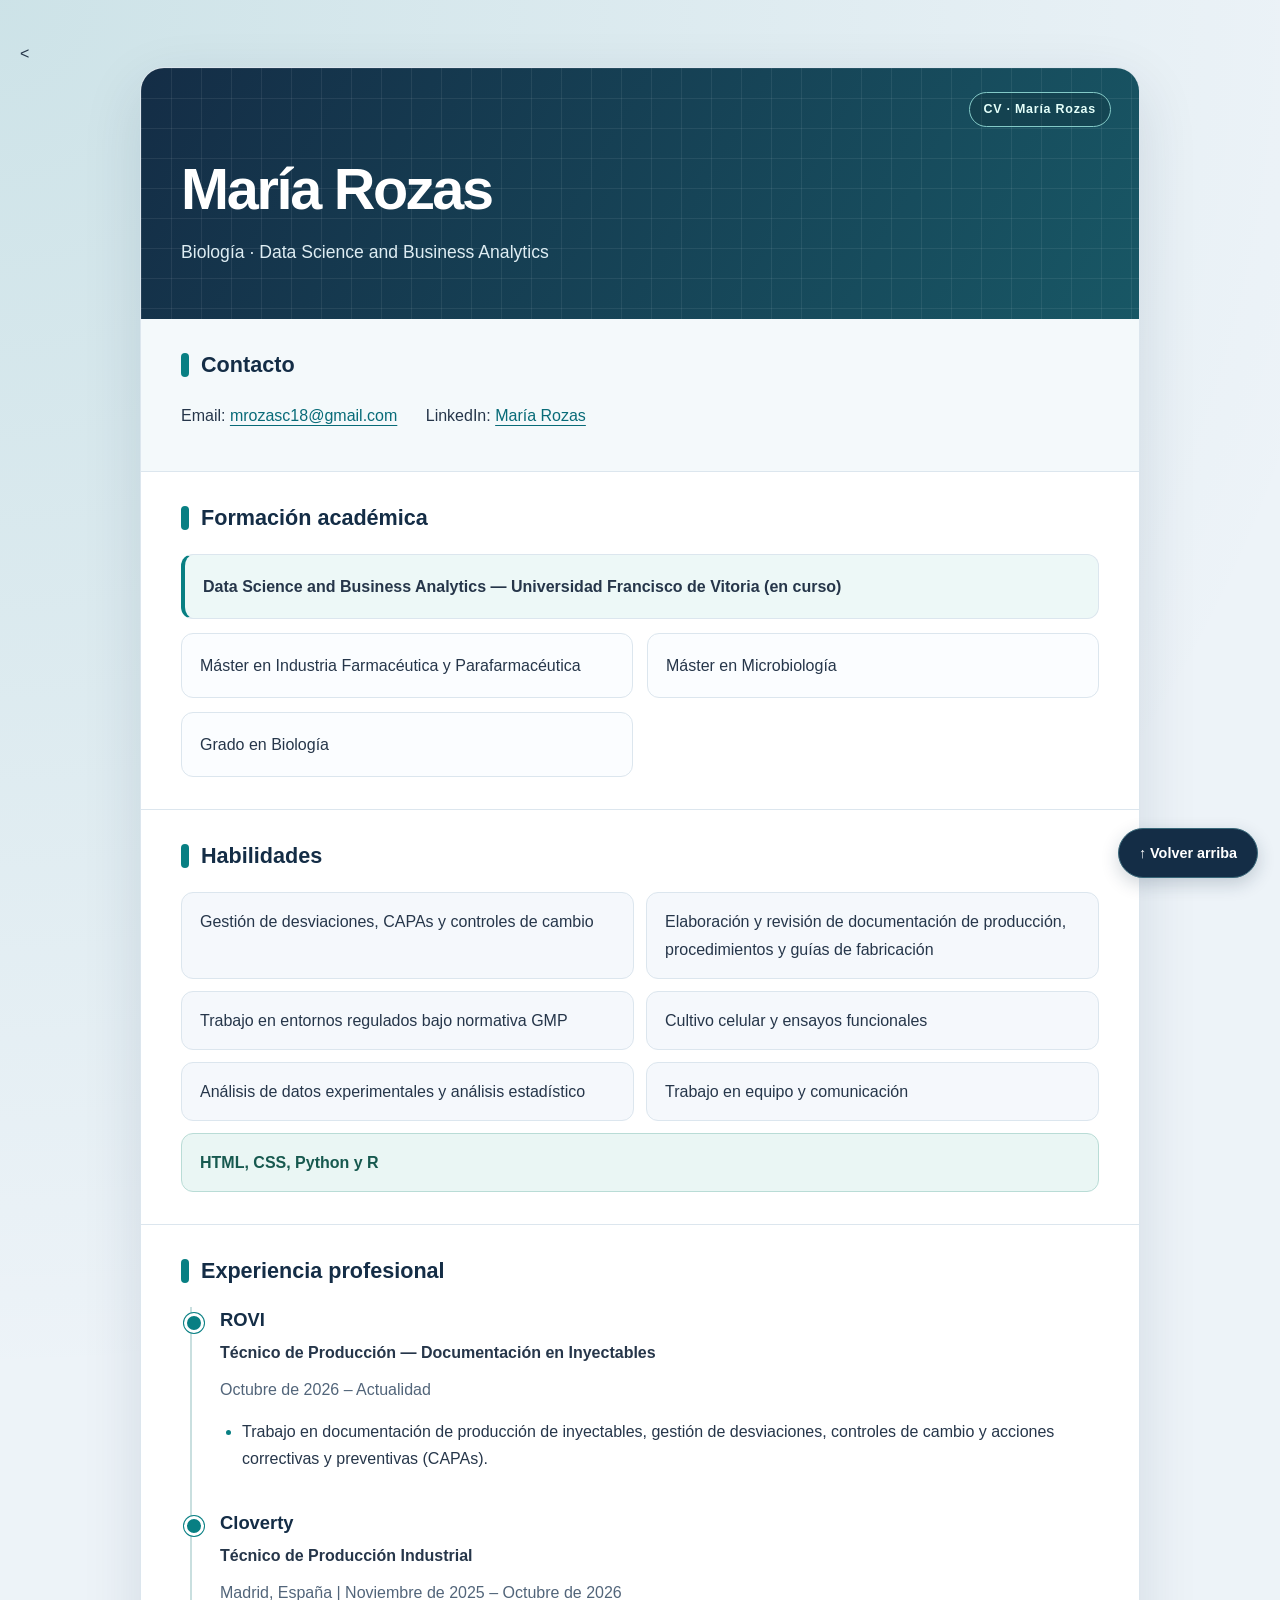
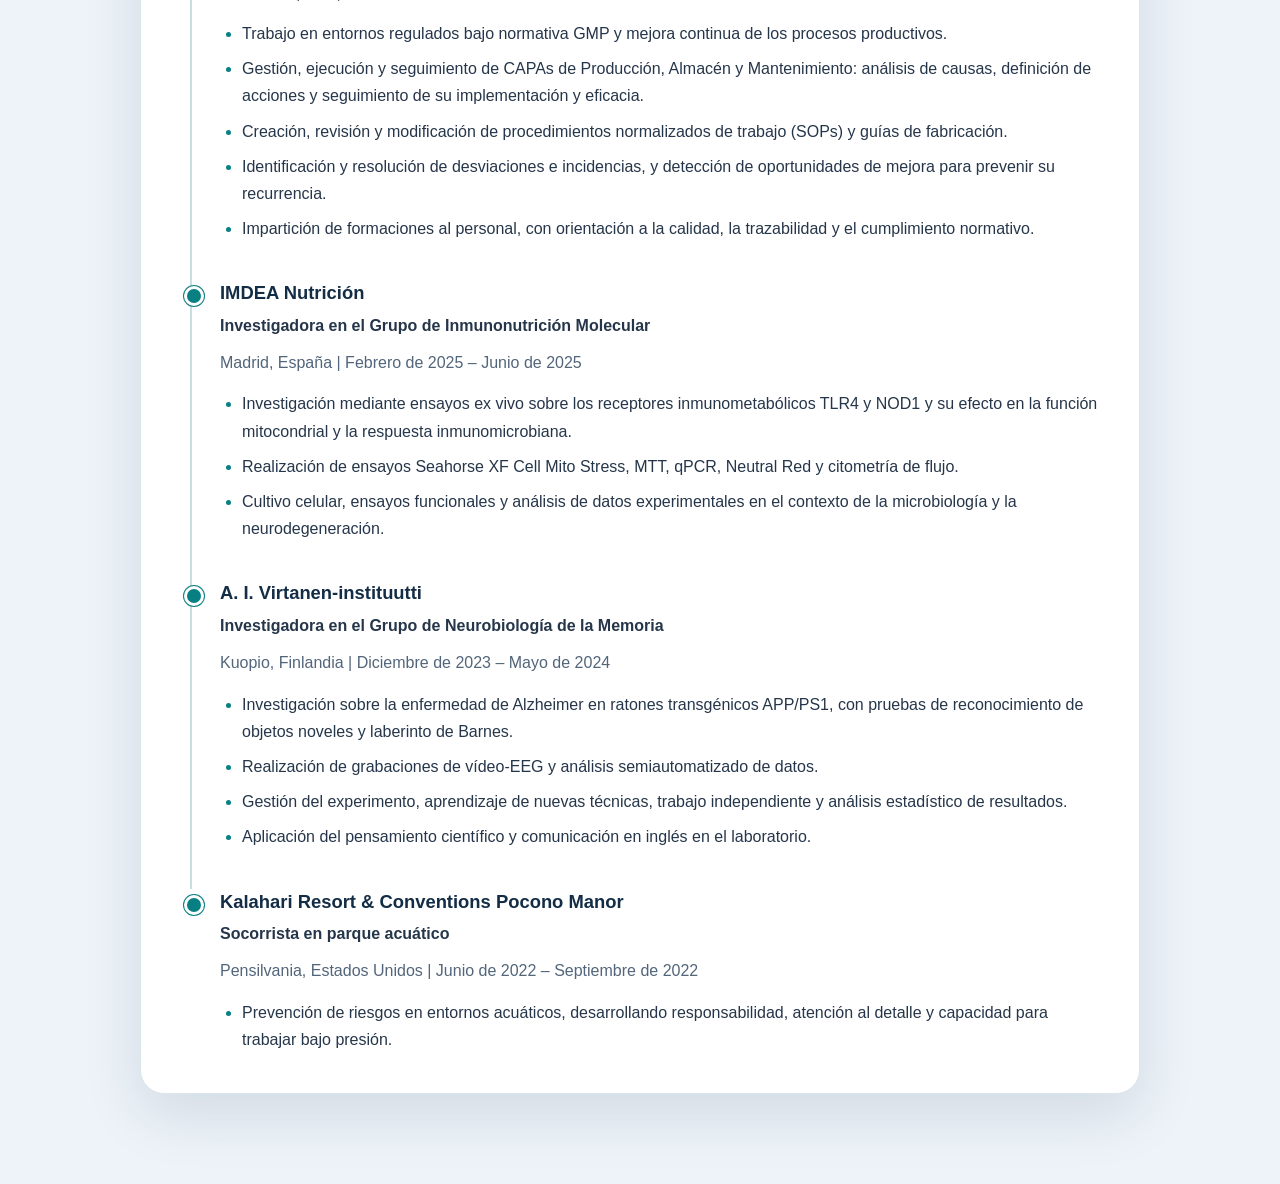
<file: project_personal_CV/index.html>
<<!<!DOCTYPE html>
    <html lang="es">

    <head>
        <meta charset="UTF-8">
        <meta name="viewport" content="width=device-width, initial-scale=1.0">

        <!-- Estilos del CV -->
        <link rel="stylesheet" href="styles-modified.css">

        <title>CV de María Rozas</title>
    </head>

    <body>
        <div id="cv">

            <!-- Cabecera e insignia -->
            <header id="inicio">
                <span class="insignia">CV · María Rozas</span>
                <h1>María Rozas</h1>
                <p>Biología · Data Science and Business Analytics</p>
            </header>

            <!-- Datos de contacto -->
            <section id="contact">
                <h2>Contacto</h2>
                <p>
                    Email:
                    <a href="mailto:mrozasc18@gmail.com">
                        mrozasc18@gmail.com
                    </a>
                </p>
                <p>
                    LinkedIn:
                    <a href="https://www.linkedin.com/in/mrozascasero">
                        María Rozas
                    </a>
                </p>
            </section>

            <!-- Formación académica -->
            <section id="education">
                <h2>Formación académica</h2>
                <ul>
                    <li>
                        Data Science and Business Analytics —
                        Universidad Francisco de Vitoria (en curso)
                    </li>
                    <li>Máster en Industria Farmacéutica y Parafarmacéutica</li>
                    <li>Máster en Microbiología</li>
                    <li>Grado en Biología</li>
                </ul>
            </section>

            <!-- Habilidades -->
            <section id="skills">
                <h2>Habilidades</h2>
                <ul>
                    <li>Gestión de desviaciones, CAPAs y controles de cambio</li>
                    <li>
                        Elaboración y revisión de documentación de producción,
                        procedimientos y guías de fabricación
                    </li>
                    <li>Trabajo en entornos regulados bajo normativa GMP</li>
                    <li>Cultivo celular y ensayos funcionales</li>
                    <li>Análisis de datos experimentales y análisis estadístico</li>
                    <li>Trabajo en equipo y comunicación</li>
                    <li>HTML, CSS, Python y R</li>
                </ul>
            </section>

            <!-- Experiencia profesional -->
            <section id="experience">
                <h2>Experiencia profesional</h2>

                <article>
                    <h3>ROVI</h3>
                    <p>
                        <strong>
                            Técnico de Producción — Documentación en Inyectables
                        </strong>
                    </p>
                    <p>Octubre de 2026 – Actualidad</p>
                    <ul>
                        <li>
                            Trabajo en documentación de producción de inyectables,
                            gestión de desviaciones, controles de cambio y acciones
                            correctivas y preventivas (CAPAs).
                        </li>
                    </ul>
                </article>

                <article>
                    <h3>Cloverty</h3>
                    <p><strong>Técnico de Producción Industrial</strong></p>
                    <p>Madrid, España | Noviembre de 2025 – Octubre de 2026</p>
                    <ul>
                        <li>
                            Trabajo en entornos regulados bajo normativa GMP
                            y mejora continua de los procesos productivos.
                        </li>
                        <li>
                            Gestión, ejecución y seguimiento de CAPAs de Producción,
                            Almacén y Mantenimiento: análisis de causas, definición
                            de acciones y seguimiento de su implementación y eficacia.
                        </li>
                        <li>
                            Creación, revisión y modificación de procedimientos
                            normalizados de trabajo (SOPs) y guías de fabricación.
                        </li>
                        <li>
                            Identificación y resolución de desviaciones e incidencias,
                            y detección de oportunidades de mejora para prevenir
                            su recurrencia.
                        </li>
                        <li>
                            Impartición de formaciones al personal, con orientación
                            a la calidad, la trazabilidad y el cumplimiento normativo.
                        </li>
                    </ul>
                </article>

                <article>
                    <h3>IMDEA Nutrición</h3>
                    <p>
                        <strong>
                            Investigadora en el Grupo de Inmunonutrición Molecular
                        </strong>
                    </p>
                    <p>Madrid, España | Febrero de 2025 – Junio de 2025</p>
                    <ul>
                        <li>
                            Investigación mediante ensayos ex vivo sobre los
                            receptores inmunometabólicos TLR4 y NOD1 y su efecto
                            en la función mitocondrial y la respuesta
                            inmunomicrobiana.
                        </li>
                        <li>
                            Realización de ensayos Seahorse XF Cell Mito Stress,
                            MTT, qPCR, Neutral Red y citometría de flujo.
                        </li>
                        <li>
                            Cultivo celular, ensayos funcionales y análisis de datos
                            experimentales en el contexto de la microbiología
                            y la neurodegeneración.
                        </li>
                    </ul>
                </article>

                <article>
                    <h3>A. I. Virtanen-instituutti</h3>
                    <p>
                        <strong>
                            Investigadora en el Grupo de Neurobiología de la Memoria
                        </strong>
                    </p>
                    <p>Kuopio, Finlandia | Diciembre de 2023 – Mayo de 2024</p>
                    <ul>
                        <li>
                            Investigación sobre la enfermedad de Alzheimer en
                            ratones transgénicos APP/PS1, con pruebas de
                            reconocimiento de objetos noveles y laberinto de Barnes.
                        </li>
                        <li>
                            Realización de grabaciones de vídeo-EEG y análisis
                            semiautomatizado de datos.
                        </li>
                        <li>
                            Gestión del experimento, aprendizaje de nuevas técnicas,
                            trabajo independiente y análisis estadístico
                            de resultados.
                        </li>
                        <li>
                            Aplicación del pensamiento científico y comunicación
                            en inglés en el laboratorio.
                        </li>
                    </ul>
                </article>

                <article>
                    <h3>Kalahari Resort &amp; Conventions Pocono Manor</h3>
                    <p><strong>Socorrista en parque acuático</strong></p>
                    <p>
                        Pensilvania, Estados Unidos |
                        Junio de 2022 – Septiembre de 2022
                    </p>
                    <ul>
                        <li>
                            Prevención de riesgos en entornos acuáticos,
                            desarrollando responsabilidad, atención al detalle
                            y capacidad para trabajar bajo presión.
                        </li>
                    </ul>
                </article>
            </section>

        </div>

        <!-- Enlace fijo para regresar a la cabecera -->
        <a class="volver-arriba" href="#inicio">↑ Volver arriba</a>
    </body>

    </html>
</file>
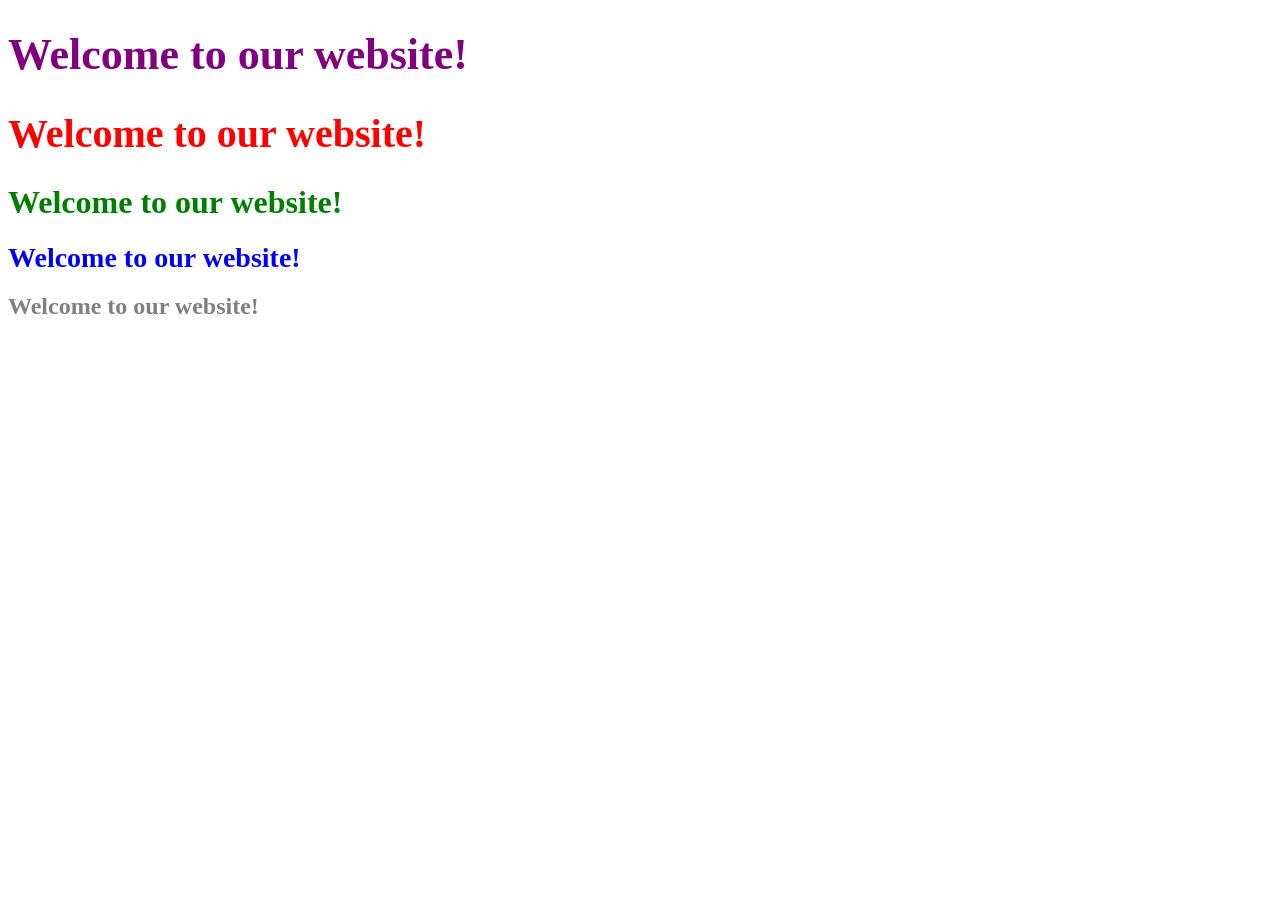
<file: 2. CSS Basics/specificity.html>
<!DOCTYPE html>
<html>

<head>
  <style>
    /* 1. Element selector (lowest specificity) */
    h1 {
      font-size: 24px;
      color: gray;
    }

    /* 2. Class selector */
    .main-header {
      font-size: 28px;
      color: blue;
    }

    /* 3. Attribute selector */
    [data-header="header"] {
      font-size: 32px;
      color: green;
    }

    /* 4. Pseudo-class selector */
    .main-header:hover {
      font-size: 36px;
      color: yellow;
    }

    h1:hover {
      /* This is less specific than the previous one */
      font-size: 16px;
      color: pink;
    }

    /* 5. ID selector */
    #header-id {
      font-size: 40px;
      color: red;
    }

    /* 6. Inline style (highest specificity) */
  </style>
</head>

<body>

  <h1 id="pepito" class="main-header" data-header="header" style="font-size: 44px; color: purple;">Welcome to our
    website!</h1>
  <h1 id="header-id" class="main-header" data-header="header">Welcome to our website!</h1>
  <h1 id="juanito" class="main-header" data-header="header">Welcome to our website!</h1>
  <h1 id="juanito" class="main-header" data-header="chinchin">Welcome to our website!</h1>
  <h1 id="juanito" class="whatever" data-header="chinchin">Welcome to our website!</h1>


</body>

</html>
</file>
<file: project_personal_CV/styles-modified.css>
/* Colores y ajustes reutilizables */
:root {
    --fondo: #edf3f8;
    --papel: #ffffff;
    --texto: #26364a;
    --secundario: #52657a;
    --azul: #142d46;
    --turquesa: #087f83;
    --borde: #dce6ee;
}

/* Reinicio de estilos */
* {
    margin: 0;
    padding: 0;
    box-sizing: border-box;
}

html {
    scroll-behavior: smooth;
}

body {
    font-family: "Segoe UI", Arial, sans-serif;
    line-height: 1.7;
    color: var(--texto);
    background:
        radial-gradient(circle at top left,
            rgba(8, 127, 131, 0.14),
            transparent 45%),
        var(--fondo);
    padding: 40px 20px 90px;
}

/* Tarjeta principal */
#cv {
    max-width: 1000px;
    margin: 0 auto;
    background: var(--papel);
    border: 1px solid var(--borde);
    border-radius: 24px;
    overflow: hidden;
    box-shadow: 0 20px 60px rgba(20, 45, 70, 0.12);
}

/* Cabecera: referencia de la insignia absoluta */
header {
    position: relative;
    isolation: isolate;
    overflow: hidden;
    padding: 90px 40px 52px;
    text-align: left;
    color: #ffffff;
    background: linear-gradient(120deg, #142d46, #185765);
}

/* Decoración que recuerda a una cuadrícula de datos */
header::before {
    content: "";
    position: absolute;
    inset: 0;
    z-index: -1;
    background-image:
        linear-gradient(rgba(255, 255, 255, 0.07) 1px,
            transparent 1px),
        linear-gradient(90deg,
            rgba(255, 255, 255, 0.07) 1px,
            transparent 1px);
    background-size: 30px 30px;
    pointer-events: none;
}

header h1 {
    font-size: clamp(2.3rem, 6vw, 3.6rem);
    line-height: 1.1;
    letter-spacing: -0.04em;
    margin-bottom: 16px;
}

header p {
    max-width: 650px;
    margin: 0;
    color: #deedf3;
    font-size: 1.1rem;
}

/* Posición absoluta respecto a header */
.insignia {
    position: absolute;
    top: 24px;
    right: 28px;
    z-index: 1;
    padding: 6px 14px;
    border: 1px solid #83c9c7;
    border-radius: 30px;
    color: #e4fffa;
    background: rgba(0, 0, 0, 0.15);
    font-size: 0.78rem;
    font-weight: 600;
    letter-spacing: 0.06em;
}

/* Secciones */
section {
    padding: 32px 40px;
}

section+section {
    border-top: 1px solid var(--borde);
}

h2 {
    display: flex;
    align-items: center;
    gap: 12px;
    margin-bottom: 22px;
    color: var(--azul);
    font-size: 1.35rem;
    line-height: 1.3;
}

h2::before {
    content: "";
    width: 8px;
    height: 24px;
    flex-shrink: 0;
    border-radius: 6px;
    background: var(--turquesa);
}

h3 {
    color: var(--azul);
    font-size: 1.15rem;
    line-height: 1.4;
    margin-bottom: 6px;
}

p {
    margin-bottom: 10px;
}

ul {
    padding-left: 22px;
}

li {
    margin-bottom: 8px;
}

li::marker {
    color: var(--turquesa);
}

/* Enlaces y navegación con teclado */
a {
    color: #086b78;
    text-underline-offset: 4px;
    overflow-wrap: anywhere;
}

a:hover {
    color: #12445a;
}

a:focus-visible {
    outline: 3px solid var(--turquesa);
    outline-offset: 5px;
    border-radius: 3px;
}

/* Contacto */
#contact {
    background: #f4f9fb;
}

#contact p {
    display: inline-block;
    vertical-align: top;
    margin: 0 24px 10px 0;
}

/* Formación en tarjetas */
#education ul {
    display: grid;
    grid-template-columns: repeat(2, minmax(0, 1fr));
    gap: 14px;
    padding: 0;
    list-style: none;
}

#education li {
    margin: 0;
    padding: 18px;
    border: 1px solid var(--borde);
    border-radius: 12px;
    background: #fbfdff;
}

/* La formación actual ocupa todo el ancho */
#education li:first-child {
    grid-column: 1 / -1;
    border-left: 4px solid var(--turquesa);
    background: #edf8f7;
    font-weight: 600;
}

/* Habilidades en una cuadrícula */
#skills ul {
    display: grid;
    grid-template-columns: repeat(2, minmax(0, 1fr));
    gap: 12px;
    padding: 0;
    list-style: none;
}

#skills li {
    margin: 0;
    padding: 15px 18px;
    border: 1px solid var(--borde);
    border-radius: 12px;
    background: #f5f8fc;
    transition:
        transform 0.2s ease,
        border-color 0.2s ease;
}

#skills li:last-child {
    grid-column: 1 / -1;
    background: #eaf6f4;
    border-color: #b9dcd6;
    color: #17594f;
    font-weight: 600;
}

/* Experiencia con línea temporal */
#experience article {
    position: relative;
    margin-left: 9px;
    padding: 0 0 30px 28px;
    border-left: 2px solid #c9dfdf;
}

/* Punto colocado respecto a cada article */
#experience article::before {
    content: "";
    position: absolute;
    top: 6px;
    left: -8px;
    width: 14px;
    height: 14px;
    border: 3px solid #ffffff;
    border-radius: 50%;
    background: var(--turquesa);
    box-shadow: 0 0 0 1px var(--turquesa);
}

#experience article:last-child {
    padding-bottom: 0;
    border-left-color: transparent;
}

#experience article>p {
    color: var(--secundario);
}

#experience article>p strong {
    color: var(--texto);
}

#experience article ul {
    margin-top: 14px;
}

/* Enlace fijo sobre el contenido */
.volver-arriba {
    position: fixed;
    right: 22px;
    bottom: 22px;
    z-index: 10;
    padding: 12px 20px;
    border: 1px solid #386779;
    border-radius: 30px;
    background: var(--azul);
    color: #ffffff;
    font-size: 0.9rem;
    font-weight: 600;
    text-decoration: none;
    box-shadow: 0 6px 18px rgba(20, 45, 70, 0.2);
    transition: transform 0.2s ease;
}

.volver-arriba:hover {
    color: #ffffff;
    background: #20516a;
    transform: translateY(-3px);
}

/* Efectos para dispositivos con ratón */
@media (hover: hover) {
    #skills li:hover {
        transform: translateY(-3px);
        border-color: var(--turquesa);
    }
}

/* Adaptación a pantallas pequeñas */
@media (max-width: 600px) {
    body {
        padding: 12px 10px 90px;
    }

    #cv {
        border-radius: 16px;
    }

    header {
        padding: 82px 24px 36px;
    }

    .insignia {
        top: 20px;
        right: 20px;
    }

    section {
        padding: 26px 22px;
    }

    #education ul,
    #skills ul {
        grid-template-columns: 1fr;
    }

    #contact p {
        display: block;
        margin-right: 0;
    }

    #experience article {
        padding-left: 22px;
    }

    .volver-arriba {
        right: 14px;
        bottom: 14px;
    }
}

/* Respeta la preferencia de reducir movimiento */
@media (prefers-reduced-motion: reduce) {
    html {
        scroll-behavior: auto;
    }

    #skills li,
    .volver-arriba {
        transition: none;
        transform: none;
    }
}
</file>
